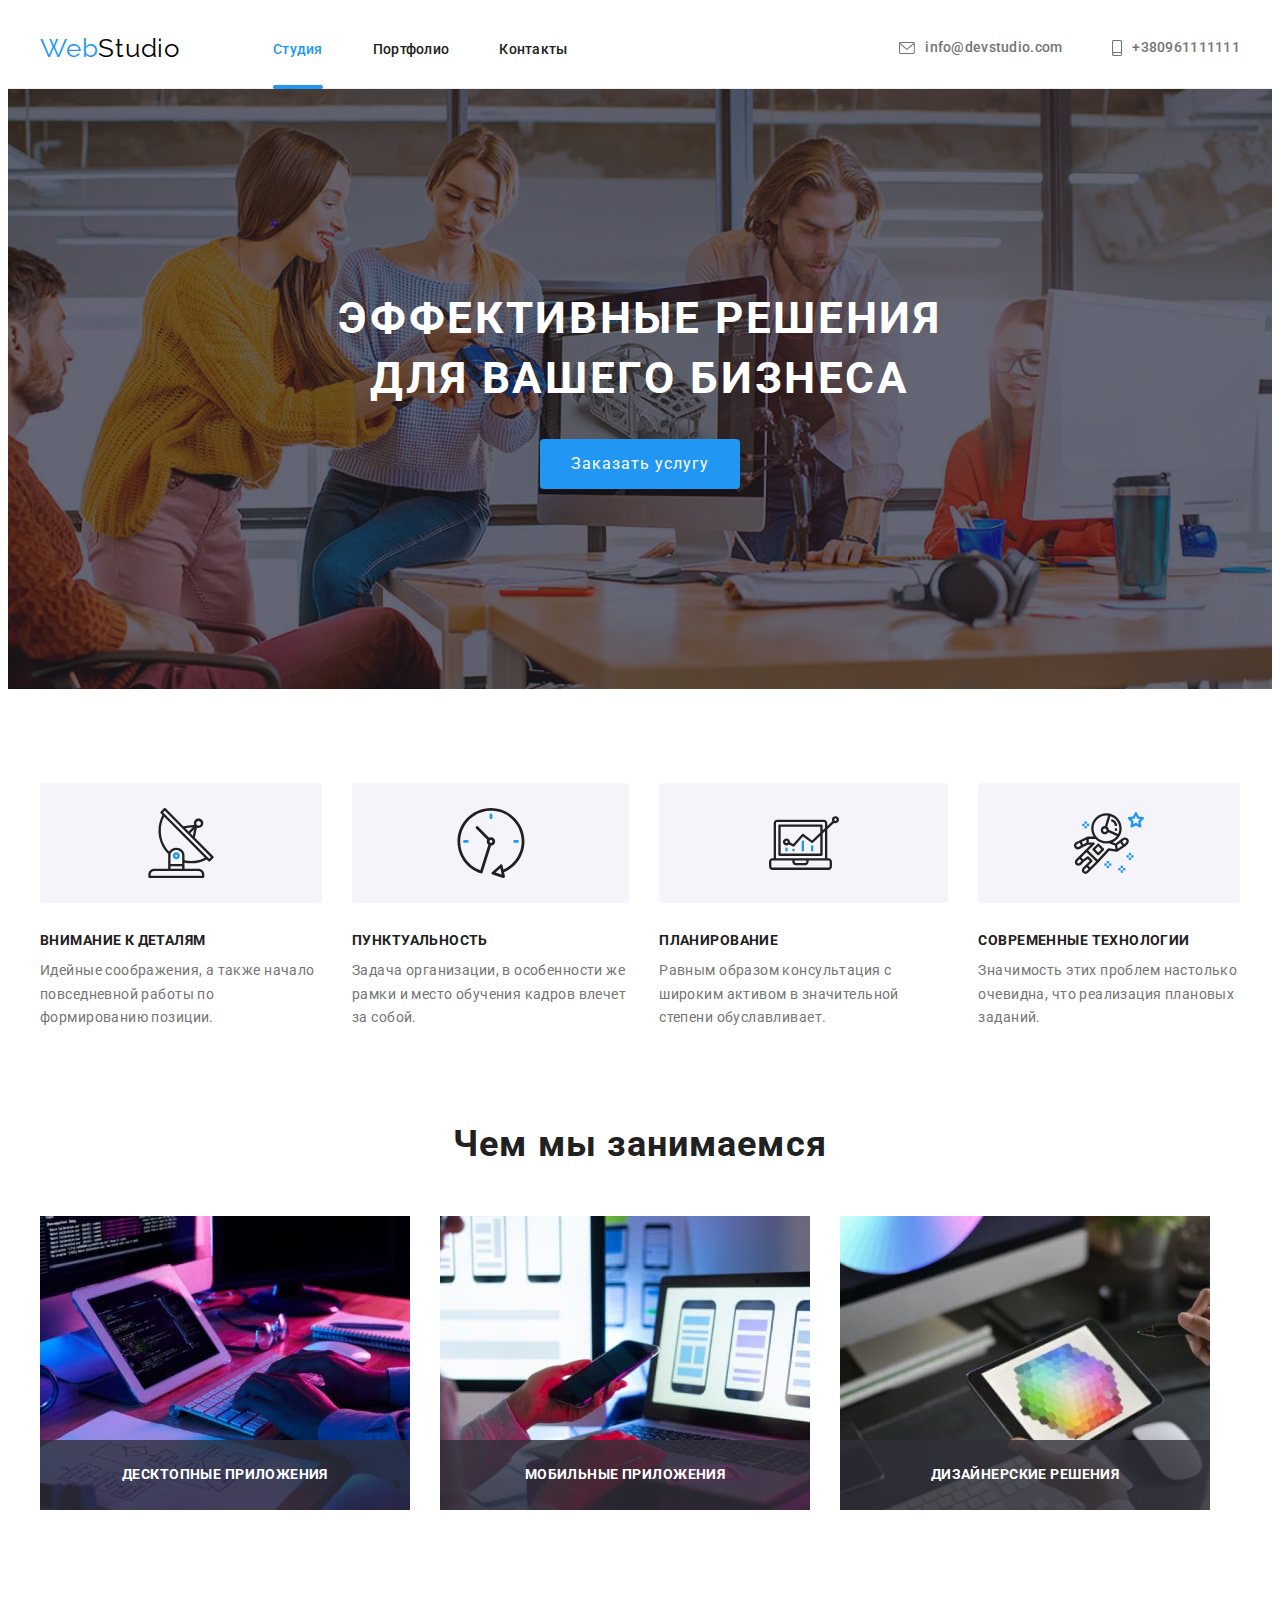
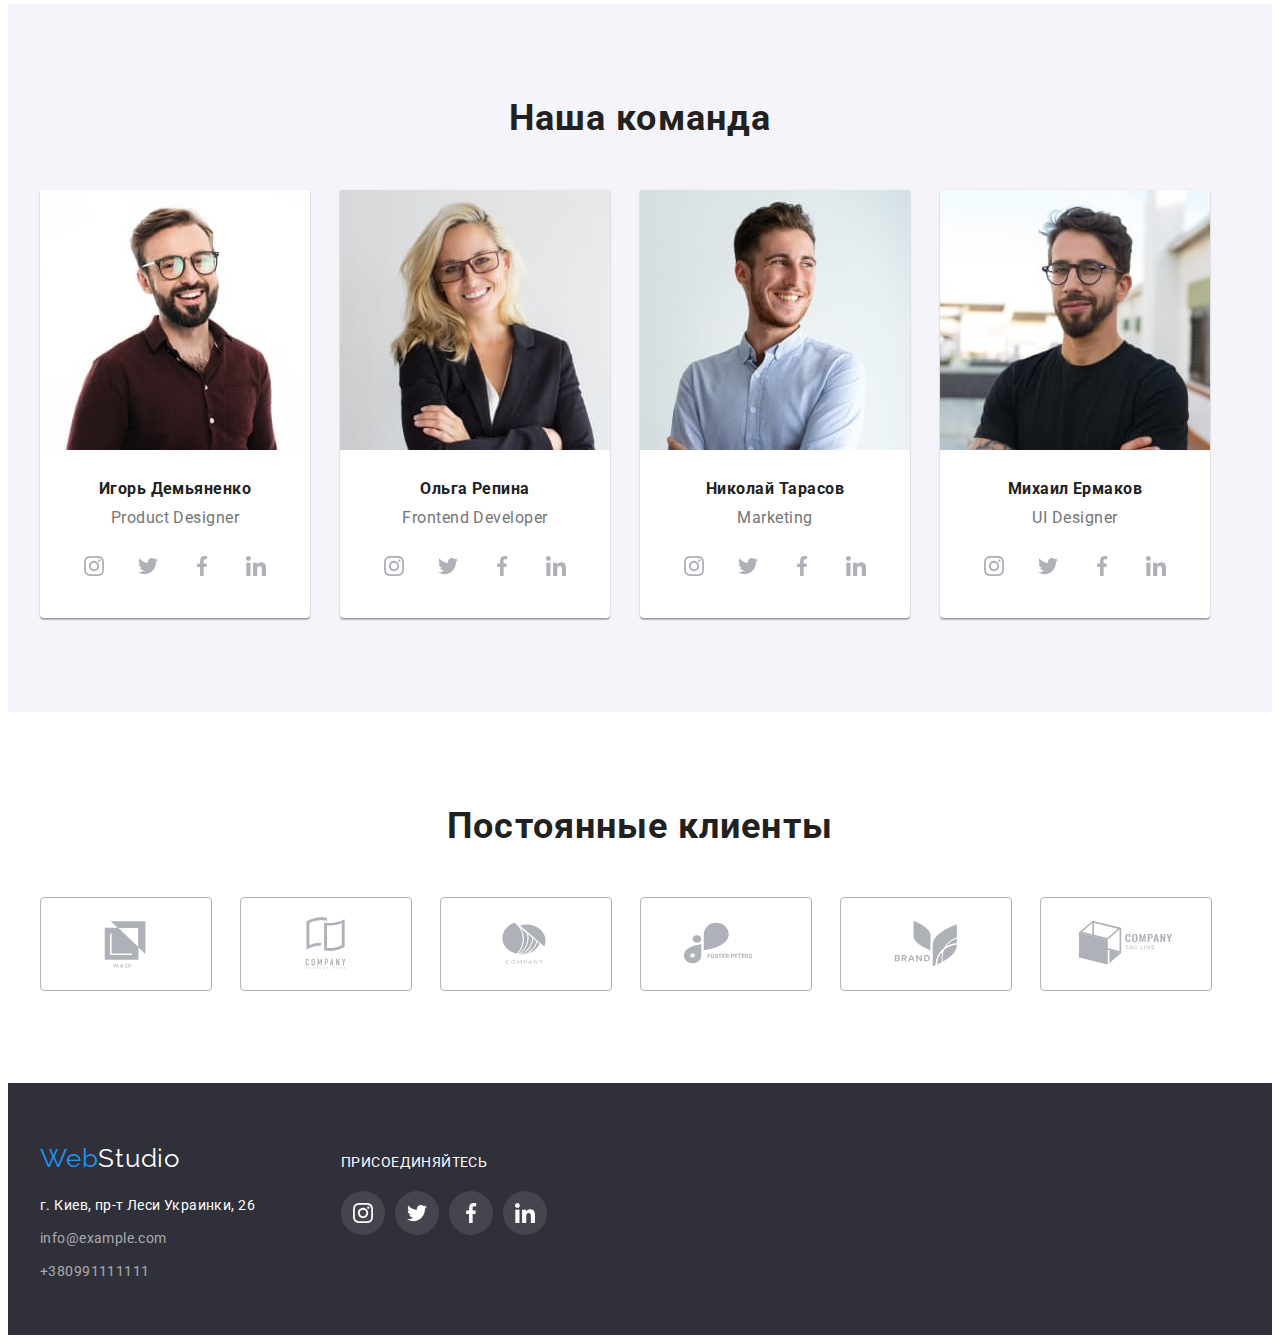
<file: index.html>
<!DOCTYPE html>
<html lang="ru">

<head>
    <meta charset="UTF-8">
    <meta http-equiv="X-UA-Compatible" content="IE=edge">
    <meta name="viewport" content="width=device-width, initial-scale=1.0">
    <title>Document</title>
    <link rel="preconnect" href="https://fonts.googleapis.com">
    <link rel="preconnect" href="https://fonts.gstatic.com" crossorigin>
    <link href="https://fonts.googleapis.com/css2?family=Raleway:wght@700&family=Roboto:wght@400;500;700;900&display=swap"
        rel="stylesheet">
        <link rel="stylesheet" href="https://cdnjs.cloudflare.com/ajax/libs/modern-normalize/1.1.0/modern-normalize.min.css"
            integrity="sha512-wpPYUAdjBVSE4KJnH1VR1HeZfpl1ub8YT/NKx4PuQ5NmX2tKuGu6U/JRp5y+Y8XG2tV+wKQpNHVUX03MfMFn9Q=="
            crossorigin="anonymous" referrerpolicy="no-referrer" />
    <link rel="stylesheet" href="./css/styles.css">
</head>

<body>
    <!--шапка-->
    <header class="header">
        <div class="container header-container">
        <nav class="navigation">
            <a href="index.html" class="link-logo"> Web<span class="logo-upper">Studio</span></a>
            <ul class="header-list">
                <li class="header-item"><a href="index.html" class="header-link current">Студия</a></li>
                <li class="header-item"><a href="portfolio.html" class="header-link">Портфолио</a></li>
                <li class="header-item"><a href="" class="header-link">Контакты</a></li>
            </ul>
        </nav>
        <ul class="connect-list">
            <li class="conect-item-mail">
                <a href="mailto:info@devstudio.com" class="mail-link"><svg class="mail-icon" width="16" height="12"><use href="./images/icons.svg#icon-envelope"></use> </svg>info@devstudio.com</a></li>
            <li class="conect-item-tel">
                <a href="tel:+380961111111" class="tel-link"><svg class="tel-icon" width="10" height="16">
                    <use href="./images/icons.svg#icon-smartphone"></use>
                </svg>+380961111111</a></li>
        </ul>
        </div>
    </header>
    <!--герой-->
    <main class="hero">
        <section class="hero-section">
            <div class="container">
            <h1 class="hero-title">Эффективные решения для вашего бизнеса</h1>
            <button type="button" class="hero-btn" data-modal-open>Заказать услугу</button>
        </section>
        <!--переваги -->
        <section class="section">
            <div class="container">
            <h2 class="visually-hidden"> Наши премиущества</h2>
            <ul class="advantages-list">
                <li class="advantages-item"><div class="avantages-icons-container"><svg class="advantages-icon" width="70" height="70">
                        <use href="./images/icons.svg#icon-antenna"></use>
                    </svg></div>
                    <h3 class="advantages-title">Внимание к деталям</h3>
                    <p class="advantages-posttitle">Идейные соображения, а также начало повседневной работы по формированию позиции.</p>
                </li>
                <li class="advantages-item"><div class="avantages-icons-container"><svg class="advantages-icon" width="70" height="70">
                        <use href="./images/icons.svg#icon-clock"></use>
                    </svg></div>
                    <h3 class="advantages-title">Пунктуальность</h3>
                    <p class="advantages-posttitle">Задача организации, в особенности же рамки и место обучения кадров влечет за собой.</p>
                </li>
                <li class="advantages-item"><div class="avantages-icons-container"><svg class="advantages-icon" width="70" height="70">
                        <use href="./images/icons.svg#icon-diagram"></use>
                    </svg></div>
                    <h3 class="advantages-title">Планирование</h3>
                    <p class="advantages-posttitle">Равным образом консультация с широким активом в значительной степени обуславливает.</p>
                </li>
                <li class="advantages-item"><div class="avantages-icons-container"><svg class="advantages-icon" width="70" height="70">
                        <use href="./images/icons.svg#icon-astronaut"></use>
                    </svg></div>
                    <h3 class="advantages-title">Современные технологии</h3>
                    <p class="advantages-posttitle">Значимость этих проблем настолько очевидна, что реализация плановых заданий.</p>
                </li>
            </ul>
            </div>
        </section>
        <!--чим-ми-займаємось-->
        <section class="what-do-section section">
            <div class="container">
            <h2 class="what-do-title">Чем мы занимаемся</h2>
            <ul class="what-do-list">
                <li class="do-img"><div class="what-do-thumb">
                    <img class="" src="./images/what-we-do-sec/img.jpg" alt="руки печатают на клавиатуре" width="370" height="294"><div class="paragraf-container"><p class="what-do-posttitle">Десктопные приложения</p></div></div>
                </li>
                <li class="do-img"><div class="what-do-thumb">
                    <img class="" src="./images/what-we-do-sec/box2.jpg"
                        alt="девушка левой рукой держит смартфон,а правой печатает на ноутбуке" width="370"
                        height="294"><div class="paragraf-container"><p class="what-do-posttitle">Мобильные приложения</p></div></div></li>
                <li class="do-img"><div class="what-do-thumb">
                    <img class="" src="./images/what-we-do-sec/img1.jpg"
                        alt="человек держит планшет в руке, на котором нарисованы соты разных цветов" width="370"
                        height="294"><div class="paragraf-container"><p class="what-do-posttitle">Дизайнерские решения</p></div></div></li>
            </ul>
            </div>
        </section>
        <!--наша-команда-->
        <section class="our-team-section section">
            <div class="container">
            <h2 class="our-team-title">Наша команда</h2>
            <ul class="our-team-list">
                <li class="our-team-item">
                    <img src="./images/our-team/img.jpg" alt="молодой мужчина в очках с бородой" width="270" height="260">
                    <div class="team-name-container">
                    <h3 class="team-item-title">Игорь Демьяненко</h3>
                    <p class="team-item-posttitle" lang="en">Product Designer</p>
                    <ul class="team-socials-list">
                        <li class="team-socials-item">
                            <a href="" class="team-socials-link"><svg class="team-socials-icon" width="20" height="20">
                            <use href="./images/icons.svg#icon-instagram"></use></svg></a>
                        </li>
                        <li class="team-socials-item">
                            <a href="" class="team-socials-link"><svg class="team-socials-icon" width="20" height="20">
                            <use href="./images/icons.svg#icon-twitter"></use></svg></a>
                        </li>
                        <li class="team-socials-item">
                            <a href="" class="team-socials-link"><svg class="team-socials-icon" width="20" height="20">
                            <use href="./images/icons.svg#icon-facebook"></use></svg></a>
                        </li>
                        <li class="team-socials-item">
                            <a href="" class="team-socials-link"><svg class="team-socials-icon" width="20" height="20">
                            <use href="./images/icons.svg#icon-linkedin"></use></svg></a>
                        </li>
                    </ul>
                    </div>
                </li>
                <li class="our-team-item">
                    <img src="./images/our-team/img1.jpg" alt="молодаяженщина в очках" width="270" height="260">
                    <div class="team-name-container">
                    <h3 class="team-item-title">Ольга Репина</h3>
                    <p class="team-item-posttitle" lang="en">Frontend Developer</p>
                    <ul class="team-socials-list">
                        <li class="team-socials-item">
                            <a href="" class="team-socials-link"><svg class="team-socials-icon" width="20" height="20">
                            <use href="./images/icons.svg#icon-instagram"></use></svg></a>
                        </li>
                        <li class="team-socials-item">
                            <a href="" class="team-socials-link"><svg class="team-socials-icon" width="20" height="20">
                            <use href="./images/icons.svg#icon-twitter"></use></svg></a>
                        </li>
                        <li class="team-socials-item">
                            <a href="" class="team-socials-link"><svg class="team-socials-icon" width="20" height="20">
                            <use href="./images/icons.svg#icon-facebook"></use></svg></a>
                        </li>
                        <li class="team-socials-item">
                            <a href="" class="team-socials-link"><svg class="team-socials-icon" width="20" height="20">
                            <use href="./images/icons.svg#icon-linkedin"></use></svg></a>
                        </li>
                    </ul>
                    </div>
                </li>
                <li class="our-team-item">
                    <img src="./images/our-team/img2.jpg" alt="улыбчивый молодой мужчина с коротко стриженой бородой"
                        width="270" height="260">
                    <div class="team-name-container">
                    <h3 class="team-item-title">Николай Тарасов</h3>
                    <p class="team-item-posttitle" lang="en">Marketing</p>
                    <ul class="team-socials-list">
                    <li class="team-socials-item">
                        <a href="" class="team-socials-link"><svg class="team-socials-icon" width="20" height="20">
                        <use href="./images/icons.svg#icon-instagram"></use></svg></a>
                    </li>
                    <li class="team-socials-item">
                        <a href="" class="team-socials-link"><svg class="team-socials-icon" width="20" height="20">
                        <use href="./images/icons.svg#icon-twitter"></use></svg></a>
                    </li>
                    <li class="team-socials-item">
                        <a href="" class="team-socials-link"><svg class="team-socials-icon" width="20" height="20">
                        <use href="./images/icons.svg#icon-facebook"></use></svg></a>
                    </li>
                    <li class="team-socials-item">
                        <a href="" class="team-socials-link"><svg class="team-socials-icon" width="20" height="20">
                        <use href="./images/icons.svg#icon-linkedin"></use></svg></a>
                    </li>
                    </ul>
                    </div>
                </li>
                <li class="our-team-item">
                    <img src="./images/our-team/img3.jpg" alt="молодой мужчина в очках с бородой" width="270" height="260">
                    <div class="team-name-container">
                    <h3 class="team-item-title">Михаил Ермаков</h3>
                    <p class="team-item-posttitle" lang="en">UI Designer</p>
                    <ul class="team-socials-list">
                        <li class="team-socials-item">
                            <a href="" class="team-socials-link"><svg class="team-socials-icon" width="20" height="20">
                            <use href="./images/icons.svg#icon-instagram"></use></svg></a>
                        </li>
                        <li class="team-socials-item">
                            <a href="" class="team-socials-link"><svg class="team-socials-icon" width="20" height="20">
                            <use href="./images/icons.svg#icon-twitter"></use></svg></a>
                        </li>
                        <li class="team-socials-item">
                            <a href="" class="team-socials-link"><svg class="team-socials-icon" width="20" height="20">
                            <use href="./images/icons.svg#icon-facebook"></use></svg></a>
                        </li>
                        <li class="team-socials-item">
                            <a href="" class="team-socials-link"><svg class="team-socials-icon" width="20" height="20">
                            <use href="./images/icons.svg#icon-linkedin"></use></svg></a>
                        </li>
                    </ul>
                    </div>
                </li>
            </ul>
            </div>
        </section>
        <section class="section">
            <div class="container">
            <h2 class="regular-customers-title">Постоянные клиенты</h2>
            <ul class="regular-customers-list">
                <li class="regular-customers-item">
                    <a href=""class="regular-customers-link"><svg class="customers-icons" width="106" height="60">
                        <use href="./images/icons.svg#icon-Logo"></use></svg></a></li>
                <li class="regular-customers-item">
                    <a href=""class="regular-customers-link"><svg class="customers-icons" width="106" height="60">
                        <use href="./images/icons.svg#icon-Logo-first"></use>
                    </svg></a></li>
                <li class="regular-customers-item">
                    <a href=""class="regular-customers-link"><svg class="customers-icons" width="106" height="60">
                        <use href="./images/icons.svg#icon-Logo-second"></use>
                    </svg></a></li>
                <li class="regular-customers-item">
                    <a href=""class="regular-customers-link"><svg class="customers-icons" width="106" height="60">
                        <use href="./images/icons.svg#icon-Logo-third"></use>
                    </svg></a></li>
                <li class="regular-customers-item">
                    <a href=""class="regular-customers-link"><svg class="customers-icons" width="106" height="60">
                        <use href="./images/icons.svg#icon-Logo-fourth"></use>
                    </svg></a></li>
                <li class="regular-customers-item">
                    <a href=""class="regular-customers-link"><svg class="customers-icons" width="106" height="60">
                        <use href="./images/icons.svg#icon-Logo-fiveth"></use>
                    </svg></a></li>
            </ul>
            </div>
        </section>
    </main>
    <!--footer-->
    <footer class="footer ">
        <div class="container footer-container">
            <div class="footer-adres-container">
        <a href="index.html" class="link-logo"> Web<span class="logo-down">Studio</span></a>
        <address class="footer-adress">
            <ul class="footer-list">
                <li class="footer-list-item"><a href="https://goo.gl/maps/oyDhFiv2QyC5TaA9A" class="footer-item-adres" target=_blank rel="noopener noreferrer nofollow">г.
                        Киев, пр-т Леси Украинки, 26</a></li>
                <li class="footer-list-item"><a href="mailto:info@example.com" class="footer-link">info@example.com</a></li>
                <li class="footer-list-item"><a href="tel:+380991111111" class="footer-link">+380991111111</a></li>
            </ul>
        </address>
        </div>
        <div class="footer-socials">
            <p class="footer-socials-title">присоединяйтесь</p>
            <ul class="footer-socials-list">
                <li class="footer-socials-item">
                    <a href="" class="footer-socials-link"><svg class="footer-socials-icon" width="20" height="20">
                            <use href="./images/icons.svg#icon-instagram"></use>
                        </svg></a>
                </li>
                <li class="footer-socials-item">
                    <a href="" class="footer-socials-link"><svg class="footer-socials-icon" width="20" height="20">
                            <use href="./images/icons.svg#icon-twitter"></use>
                        </svg></a>
                </li>
                <li class="footer-socials-item">
                    <a href="" class="footer-socials-link"><svg class="footer-socials-icon" width="20" height="20">
                            <use href="./images/icons.svg#icon-facebook"></use>
                        </svg></a>
                </li>
                <li class="footer-socials-item">
                    <a href="" class="footer-socials-link"><svg class="footer-socials-icon" width="20" height="20">
                            <use href="./images/icons.svg#icon-linkedin"></use>
                        </svg></a>
                </li>
            </ul>
        </div>
        </div>
    </footer>
    <div class="backdrop is-hidden" data-modal>
        <div class="modal">
            <button type="button" class="modal-btn" data-modal-close><svg class="modal-icon" width="11" height="11">
                <use href="./images/icons.svg#icon-Vector"></use>
            </svg></button>
        </div>
    </div>
    <script src="./modal.js"></script>
</body>

</html>
</file>
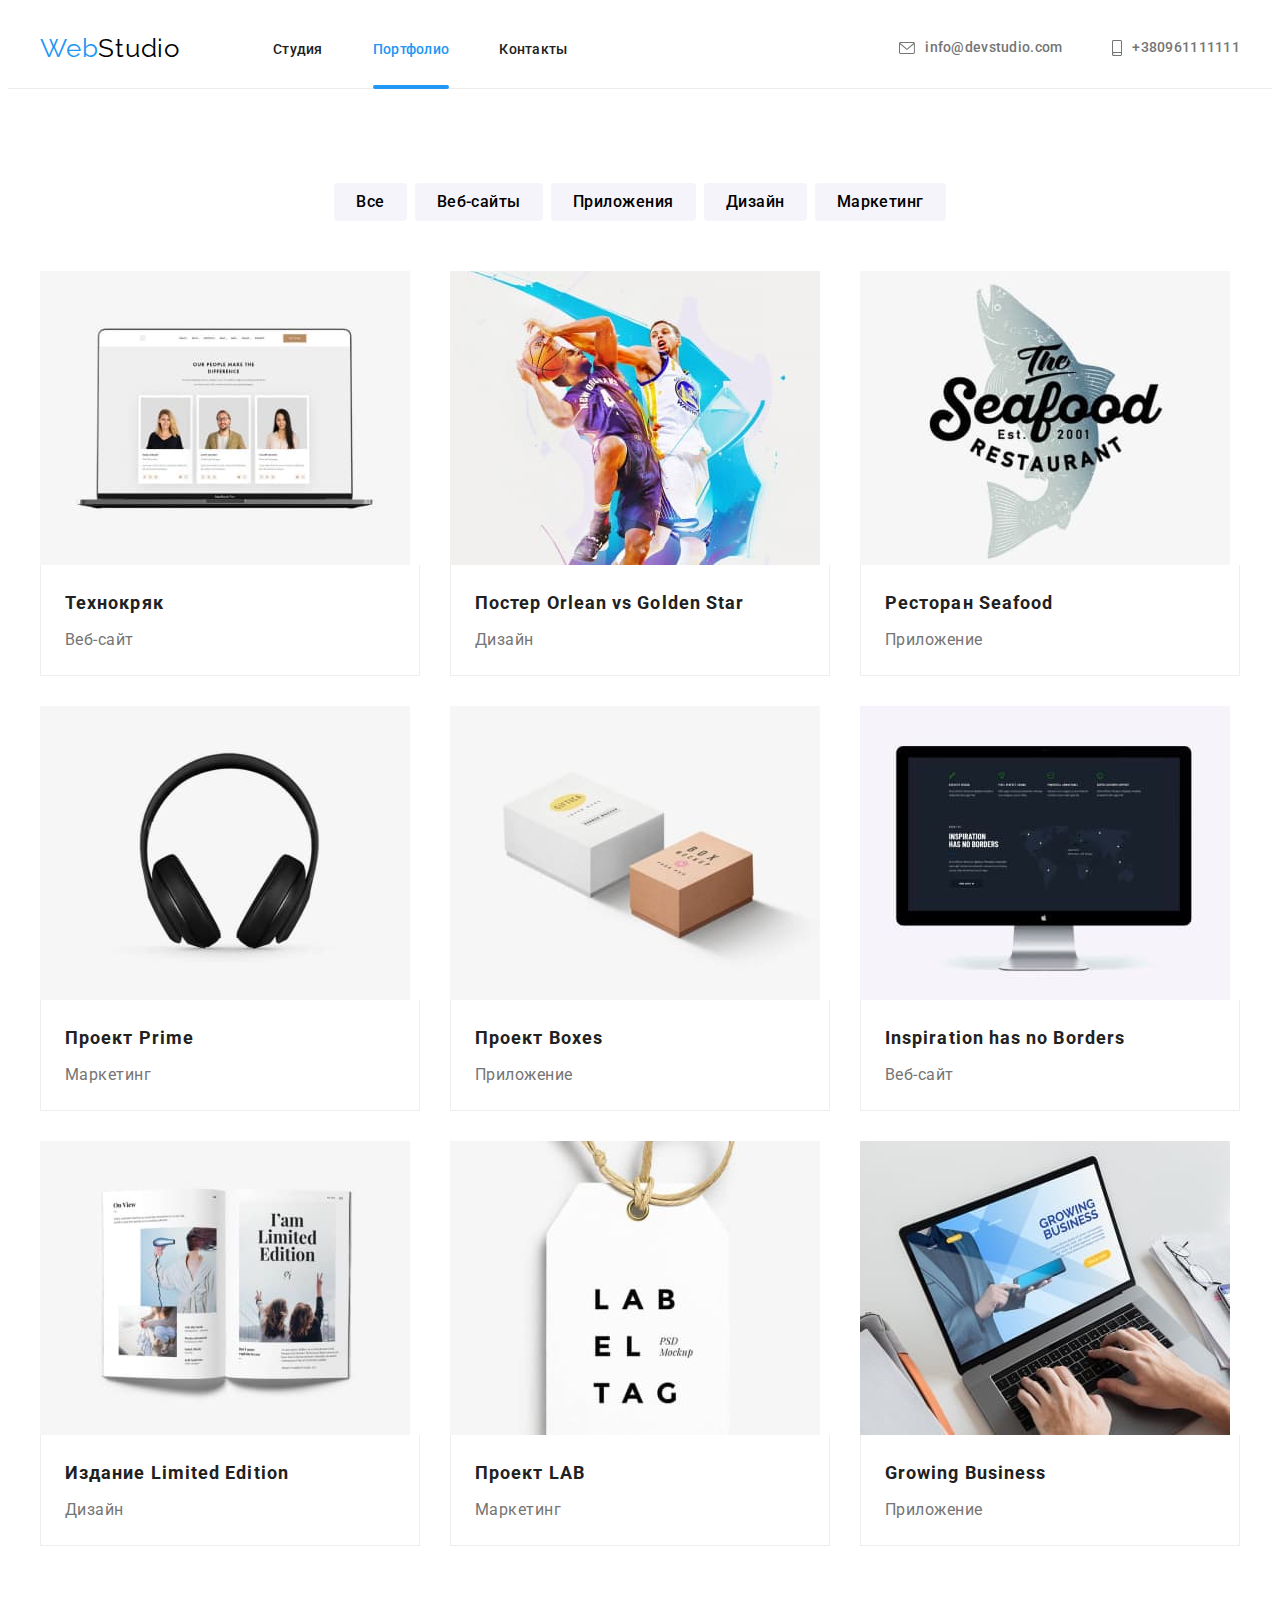
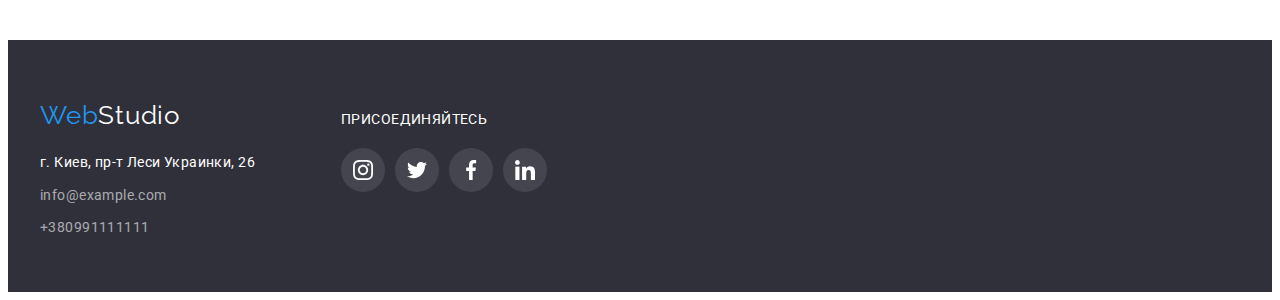
<file: portfolio.html>
<!DOCTYPE html>
<html lang="ru">
<head>
    <meta charset="UTF-8">
    <meta http-equiv="X-UA-Compatible" content="IE=edge">
    <meta name="viewport" content="width=device-width, initial-scale=1.0">
    <title>Document</title>
    <link rel="preconnect" href="https://fonts.googleapis.com">
    <link rel="preconnect" href="https://fonts.gstatic.com" crossorigin>
    <link href="https://fonts.googleapis.com/css2?family=Raleway:wght@700&family=Roboto:wght@400;500;700;900&display=swap"
        rel="stylesheet">
        <link rel="stylesheet" href="https://cdnjs.cloudflare.com/ajax/libs/modern-normalize/1.1.0/modern-normalize.min.css"
            integrity="sha512-wpPYUAdjBVSE4KJnH1VR1HeZfpl1ub8YT/NKx4PuQ5NmX2tKuGu6U/JRp5y+Y8XG2tV+wKQpNHVUX03MfMFn9Q=="
            crossorigin="anonymous" referrerpolicy="no-referrer" />
    <link rel="stylesheet" href="./css/styles.css">
</head>
<body>
    <!--шапка-->
    <header class="header">
        <div class="container header-container">
            <nav class="navigation">
                <a href="index.html" class="link-logo"> Web<span class="logo-upper">Studio</span></a>
                <ul class="header-list">
                    <li class="header-item"><a href="index.html" class="header-link">Студия</a></li>
                    <li class="header-item"><a href="portfolio.html" class="header-link current">Портфолио</a></li>
                    <li class="header-item"><a href="" class="header-link">Контакты</a></li>
                </ul>
            </nav>
            <ul class="connect-list">
                <li class="conect-item-mail">
                    <a href="mailto:info@devstudio.com" class="mail-link"><svg class="mail-icon" width="16" height="12">
                            <use href="./images/icons.svg#icon-envelope"></use>
                        </svg>info@devstudio.com</a>
                </li>
                <li class="conect-item-tel">
                    <a href="tel:+380961111111" class="tel-link"><svg class="tel-icon" width="10" height="16">
                            <use href="./images/icons.svg#icon-smartphone"></use>
                        </svg>+380961111111</a>
                </li>
            </ul>
        </div>
    </header>
    <!--hero-->
    <main class="main-portfolio">
        <section class="section">
            <div class="container">
            <h1 class="visually-hidden">our-functional</h1>
            <ul class="bottons-list">
            <li class="btns-item"><button type="button" class="btn-portfolio">Все</button></li> 
            <li class="btns-item"><button type="button" class="btn-portfolio">Веб-сайты</button></li>
            <li class="btns-item"><button type="button" class="btn-portfolio">Приложения</button></li>
            <li class="btns-item"><button type="button" class="btn-portfolio">Дизайн</button></li>
            <li class="btns-item"><button type="button" class="btn-portfolio">Маркетинг</button></li>
        </ul>
        <ul class="projects-list">
            <li class="projects-item">
                <a href="" class="projects-link">
                <div class="projects-thump">
                <img class="image" src="./images/portfolio-img/img.jpg" 
                alt="на ноутбуке открыты резюмэ сотрудников"
                width="370"
                height="294"><p class="project-description">Технокряк это современная площадка распространения коронавируса. Компании используют эту платформу для цифрового
                шпионажа и атак на защищённые сервера конкурентов.</p></div>
                <div class="title-container">
                <h2 class="projects-title">Технокряк</h2>
                <p class="projects-posttitle">Веб-сайт</p></div>
                </a>
            </li>
            <li class="projects-item">
                <a href="" class="projects-link">
                    <div class="projects-thump">
                <img class="image" src="./images/portfolio-img/img1.jpg" 
                alt="два баскетболиста в прыжке"
                width="370"
                height="294"><p class="project-description">Lorem ipsum dolor sit amet consectetur, adipisicing elit. Magnam quas modi fugiat voluptate doloremque voluptatibus possimus aliquam blanditiis nihil aspernatur culpa atque, velit nam ipsum quae. Deserunt officiis dolorem officia!</p>
                </div>
                <div class="title-container">
                <h2 class="projects-title">Постер <span lang="en" class="projects-title">Orlean vs Golden Star</span></h2>
                <p class="projects-posttitle">Дизайн</p></div>
                </a>
            </li>
            <li class="projects-item">
                <a href="" class="projects-link">
                    <div class="projects-thump">
                <img class="image" src="./images/portfolio-img/img2.jpg" 
                alt="логотип ресторана"
                width="370"
                height="294"><p class="project-description">Lorem ipsum dolor sit, amet consectetur adipisicing elit. Enim, mollitia provident voluptates ea esse deleniti labore perferendis repellat delectus quod maiores at laboriosam, aut odio odit ullam? Unde, atque delectus!</p>
                </div>
                <div class="title-container">
                <h2 class="projects-title">Ресторан <span lang="en" class="projects-title">Seafood</span></h2>
                <p class="projects-posttitle">Приложение</p></div>
                </a>
            </li>
            <li class="projects-item">
                <a href="" class="projects-link">
                    <div class="projects-thump">
                <img class="image" src="./images/portfolio-img/img3.jpg" 
                alt="внешние беспроводные наушники"
                width="370"
                height="294"><p class="project-description">Lorem ipsum dolor sit amet, consectetur adipisicing elit. Pariatur consequuntur, enim aliquid dolore ducimus veniam obcaecati rerum at soluta, minus officia fuga velit nisi eius quaerat labore atque quibusdam iusto.</p>
                </div>
                <div class="title-container">
                <h2 class="projects-title">Проект <span lang="en" class="projects-title">Prime</span> </h2>
                <p class="projects-posttitle">Маркетинг</p></div>
                </a>
            </li>
            <li class="projects-item">
                <a href="" class="projects-link">
                    <div class="projects-thump">
                <img class="image" src="./images/portfolio-img/img4.jpg" 
                alt="две картонные коробки, белая и коричневая"
                width="370"
                height="294"><p class="project-description">Lorem ipsum dolor sit amet, consectetur adipisicing elit. Repudiandae magnam aliquid ex voluptas in dicta deserunt minima illum, voluptatum saepe distinctio, deleniti ut libero cum, pariatur nobis fuga dolor dolorum.</p>
                </div>
                <div class="title-container">
                <h2 class="projects-title">Проект <span lang="en" class="projects-title">Boxes</span></h2>
                <p class="projects-posttitle">Приложение</p></div>
                </a>
            </li>
            <li class="projects-item">
                <a href="" class="projects-link">
                    <div class="projects-thump">
                <img class="image" src="./images/portfolio-img/img5.jpg" 
                alt="монитор, на котором карта плоской земли"
                width="370"
                height="294"><p class="project-description">Lorem ipsum dolor sit, amet consectetur adipisicing elit. Perspiciatis laudantium aliquid autem doloribus, ipsam et? Temporibus animi, sint molestias odio consequuntur minus. Recusandae, quia. Iure neque exercitationem autem quisquam laudantium!</p>
                </div>
                <div class="title-container">
                <h2 class="projects-title" lang="en"> Inspiration has no Borders</h2>
                <p class="projects-posttitle">Веб-сайт</p></div>
                </a>
            </li>
            <li class="projects-item">
                <a href="" class="projects-link">
                    <div class="projects-thump">
                <img class="image" src="./images/portfolio-img/img6.jpg" 
                alt="открытая книга"
                width="370"
                height="294"><p class="project-description">Lorem ipsum dolor sit amet consectetur adipisicing elit. Quibusdam fuga in nihil molestiae praesentium vel maiores labore velit dolores repudiandae cumque eos cum, deserunt aliquid, quia perspiciatis. Beatae, iste veritatis!</p>
                </div>
                <div class="title-container">
                <h2 class="projects-title">Издание <span class="projects-title" lang="en">Limited Edition</span> </h2>
                <p class="projects-posttitle">Дизайн</p></div>
                </a>
            </li>
            <li class="projects-item">
                <a href="" class="projects-link">
                    <div class="projects-thump">
                <img class="image" src="./images/portfolio-img/img7.jpg" 
                alt="ярлык с натписью"
                width="370"
                height="294"><p class="project-description">Lorem ipsum dolor sit amet consectetur adipisicing elit. Nostrum id voluptas sunt fugit! Non, praesentium atque porro facere vitae accusamus ut. Delectus quo nulla deleniti veritatis tempora, earum aliquam dolore.</p>
                </div>
                <div class="title-container">
                <h2 class="projects-title"> Проект <span lang="en" class="projects-title">LAB</span> </h2>
                <p class="projects-posttitle">Маркетинг</p></div>
                </a>
            </li>
            <li class="projects-item">
                <a href="" class="projects-link">
                    <div class="projects-thump">
                <img class="image" src="./images/portfolio-img/img8.jpg" 
                alt="руки печатают на ноутбуке"
                width="370"
                height="294"><p class="project-description">Lorem ipsum dolor sit amet consectetur, adipisicing elit. Dolor quae vero dolore, at quam, mollitia illo consequatur, adipisci placeat ducimus molestiae distinctio obcaecati magni. Debitis officia minima doloribus corrupti atque!</p></div>
                <div class="title-container">
                <h2 class="projects-title" lang="en"> Growing Business</h2>
                <p class="projects-posttitle">Приложение</p></div>
                </a>
            </li>
        </ul>
        </div>
        </section>
    </main>
    <!--footer-->
    <footer class="footer ">
        <div class="container footer-container">
            <div class="footer-adres-container">
                <a href="index.html" class="link-logo"> Web<span class="logo-down">Studio</span></a>
                <address class="footer-adress">
                    <ul class="footer-list">
                        <li class="footer-list-item"><a href="https://goo.gl/maps/oyDhFiv2QyC5TaA9A"
                                class="footer-item-adres" target=_blank rel="noopener noreferrer nofollow">г.
                                Киев, пр-т Леси Украинки, 26</a></li>
                        <li class="footer-list-item"><a href="mailto:info@example.com"
                                class="footer-link">info@example.com</a></li>
                        <li class="footer-list-item"><a href="tel:+380991111111" class="footer-link">+380991111111</a></li>
                    </ul>
                </address>
            </div>
            <div class="footer-socials">
                <p class="footer-socials-title">присоединяйтесь</p>
                <ul class="footer-socials-list">
                    <li class="footer-socials-item">
                        <a href="" class="footer-socials-link"><svg class="footer-socials-icon" width="20" height="20">
                                <use href="./images/icons.svg#icon-instagram"></use>
                            </svg></a>
                    </li>
                    <li class="footer-socials-item">
                        <a href="" class="footer-socials-link"><svg class="footer-socials-icon" width="20" height="20">
                                <use href="./images/icons.svg#icon-twitter"></use>
                            </svg></a>
                    </li>
                    <li class="footer-socials-item">
                        <a href="" class="footer-socials-link"><svg class="footer-socials-icon" width="20" height="20">
                                <use href="./images/icons.svg#icon-facebook"></use>
                            </svg></a>
                    </li>
                    <li class="footer-socials-item">
                        <a href="" class="footer-socials-link"><svg class="footer-socials-icon" width="20" height="20">
                                <use href="./images/icons.svg#icon-linkedin"></use>
                            </svg></a>
                    </li>
                </ul>
            </div>
        </div>
    </footer>
</body>
</html>
</file>
<file: css/styles.css>
:root {
  --primary-text-color: #757575;
  --header-links-title-text-color: #212121;
  --accent-color: #2196f3;
  --background-color: #2f303a;
  --hero-text-color: #ffffff;
  --shadow-color: rgba(0, 0, 0, 0.15);
  --hover-btn-color: #188ce8;
  --footer-item-adres-color: rgba(255, 255, 255, 0.6);
  --box-shadow-color: 0px 4px 4px rgba(0, 0, 0, 0.15);
  --icons-background-color: #f5f4fa;
  --icons-socisls-color: #afb1b8;
  --border-cards-color: #eeeeee;
}
img {
  display: block;
}
p,
h1,
h2,
h3,
h4,
h5,
h6 {
  margin: 0;
}
ul {
  margin: 0;
  padding: 0;
}
/*--style logo--*/
.link-logo {
  color: #2196f3;
  text-decoration: none;
  font-family: "Raleway";
  font-size: 26px;
  line-height: 1.19;
  letter-spacing: 0.03em;
}
.logo-upper {
  color: #000000;
}

.logo-down {
  color: #ffffff;
}
/*--del-points*/
ul {
  list-style: none;
}
/*--base-body-colors-font--*/
body {
  font-family: "Roboto", sans-serif;
  background: var(--hero-text-color);
  color: var(--primary-text-color);
}
.container {
  width: 1200px;
  padding-left: 15px;
  padding-right: 15px;
  margin: 0 auto;
}
.section {
  padding-top: 94px;
  padding-bottom: 94px;
}

/*--style index*/

/*--header--*/
.header {
  border-bottom: 1px solid #ececec;
  /* position: absolute;
  width: 100%;
  top: 0;
  left: 0; */
}
.header-container {
  display: flex;
}
.navigation {
  align-items: center;
  display: flex;
}
.header-list {
  margin-left: 93px;
  display: flex;
}
.header-item + .header-item {
  margin-left: 50px;
}
.header-link {
  padding-top: 32px;
  padding-bottom: 32px;
  text-decoration: none;
  font-weight: 500;
  font-size: 14px;
  line-height: 1.14;
  letter-spacing: 0.02em;
  color: var(--header-links-title-text-color);
  transition: color 250ms;
  transition-timing-function: cubic-bezier(0.4, 0, 0.2, 1);
}
.connect-list {
  align-items: center;
  display: flex;
  margin-left: auto;
}
.conect-item-mail {
  margin-right: 50px;
}

.mail-link,
.tel-link {
  align-items: center;
  display: flex;
  padding-top: 32px;
  padding-bottom: 32px;
  font-weight: 500;
  text-decoration: none;
  font-size: 14px;
  line-height: 1.14;
  letter-spacing: 0.02em;
  color: var(--primary-text-color);
  transition: color 250ms;
  transition-timing-function: cubic-bezier(0.4, 0, 0.2, 1);
}
.mail-icon {
  margin-right: 10px;
  justify-content: center;
  align-items: center;
  fill: currentColor;
}
.tel-icon {
  margin-right: 10px;
  align-items: center;
  fill: currentColor;
}
.tel-link:hover,
.tel-link:focus,
.tel-link:active,
.mail-link:hover,
.mail-link:focus,
.mail-link:active,
.header-link:hover,
.header-link:focus,
.header-link:active,
.connect-list:hover,
.connect-list:focus,
.connect-list:active {
  color: var(--accent-color);
}
.current {
  position: relative;
  color: var(--accent-color);
}
.current::after {
  content: "";
  width: 100%;
  height: 4px;
  color: var(--accent-color);
  position: absolute;
  background-color: var(--accent-color);
  left: 0;
  bottom: 0;
  border-radius: 2px;
}

/*--hero--*/
.hero-section {
  max-width: 1600px;
  padding-top: 200px;
  padding-bottom: 200px;
  margin: 0 auto;
  text-align: center;
  background-color: var(--background-color);
  color: var(--hero-text-color);
  background-image: linear-gradient(
      rgba(47, 48, 58, 0.4),
      rgba(47, 48, 58, 0.4)
    ),
    url(../images/background-Img.png);
  background-repeat: no-repeat;
  background-position: center;
  background-size: cover;
}
.hero-title {
  width: 696px;
  margin-left: auto;
  margin-right: auto;
  margin-bottom: 30px;
  font-size: 44px;
  line-height: 1.36;
  letter-spacing: 0.06em;
  text-transform: uppercase;
}
.hero-btn {
  min-width: 200px;
  height: 50px;
  font-family: inherit;
  margin: 0 auto;
  cursor: pointer;
  font-size: 16px;
  line-height: 1.87;
  align-items: center;
  text-align: center;
  letter-spacing: 0.06em;
  color: var(--hero-text-color);
  background: var(--accent-color);
  box-shadow: var(--box-shadow-color);
  border-radius: 4px;
  transition: color 250ms cubic-bezier(0.4, 0, 0.2, 1),
    background-color 250ms cubic-bezier(0.4, 0, 0.2, 1);
  border: transparent;
}
.hero-btn:hover,
.hero-btn:focus,
.hero-btn:active {
  color: var(--hero-text-color);
}

/*--advantages*/
.visually-hidden {
  position: absolute;
  white-space: nowrap;
  width: 1px;
  height: 1px;
  overflow: hidden;
  border: 0;
  padding: 0;
  clip: rect(0 0 0 0);
  clip-path: inset(50%);
  margin: -1px;
}
.advantages-icons-list {
  display: flex;
  justify-content: center;
}

.advantages-list {
  display: flex;
}
.advantages-item-icon {
  width: 270px;
  height: 120px;
  margin-left: auto;
  margin-right: auto;
  background-color: var(--icons-background-color);
}
.avantages-icons-container {
  display: flex;
  justify-content: center;
  align-items: center;
  background-color: var(--icons-background-color);
  border-radius: 4px;
  height: 120px;
}
.advantages-item-icon:not(:first-child) {
  width: calc(100% / 4 - 30px);
  margin-left: 30px;
}
.advantages-item + .advantages-item {
  margin-left: 30px;
}

.advantages-title {
  margin-top: 30px;
  margin-bottom: 10px;
  font-size: 14px;
  line-height: 1.14;
  letter-spacing: 0.03em;
  text-transform: uppercase;
  color: var(--header-links-title-text-color);
}
.advantages-posttitle {
  font-size: 14px;
  line-height: 1.71;
  letter-spacing: 0.03em;
  color: var(--primary-text-color);
}
/*--what-we-do-section--*/
.what-do-section {
  padding-top: 0;
}
.what-do-title {
  margin-bottom: 50px;
  font-size: 36px;
  line-height: 1.16;
  text-align: center;
  letter-spacing: 0.03em;
  color: var(--header-links-title-text-color);
}
.what-do-list {
  display: flex;
}
.what-do-thumb {
  position: relative;
}
.paragraf-container {
  bottom: 0;
  left: 0;
  display: flex;
  align-items: center;
  justify-content: center;
  width: 100%;
  height: 70px;
  position: absolute;
  background: rgba(47, 48, 58, 0.8);
}
.do-img + .do-img {
  margin-left: 30px;
}

.what-do-posttitle {
  font-size: 14px;
  line-height: 1.14;
  font-weight: 700;
  letter-spacing: 0.03em;
  text-transform: uppercase;
  color: var(--hero-text-color);
}
/*--our-team-section--*/
.our-team-section {
  background-color: var(--icons-background-color);
}
.our-team-title {
  margin-bottom: 50px;
  font-size: 36px;
  line-height: 1.16;
  text-align: center;
  letter-spacing: 0.03em;
  color: var(--header-links-title-text-color);
}
.our-team-list {
  display: flex;
}
.our-team-item:not(:last-child) {
  margin-right: 30px;
}
.our-team-item {
  background: var(--hero-text-color);

  box-shadow: 0px 1px 3px rgba(0, 0, 0, 0.12), 0px 1px 1px rgba(0, 0, 0, 0.14),
    0px 2px 1px rgba(0, 0, 0, 0.2);
  border-radius: 0px 0px 4px 4px;
}
.team-name-container {
  padding-top: 30px;
  padding-bottom: 30px;
}
.team-item-title {
  font-size: 16px;
  line-height: 1.18;
  text-align: center;
  letter-spacing: 0.03em;
  color: var(--header-links-title-text-color);
}
.team-item-posttitle {
  margin-top: 10px;
  font-size: 16px;
  line-height: 1.18;
  text-align: center;
  letter-spacing: 0.03em;
  color: var(--primary-text-color);
}

.team-socials-list {
  margin-top: 16px;
  display: flex;
  justify-content: center;
}

.team-socials-link {
  width: 44px;
  height: 44px;
  border-radius: 50%;
  display: flex;
  align-items: center;
  justify-content: center;
  transition: color 250ms cubic-bezier(0.4, 0, 0.2, 1),
    background-color 250ms cubic-bezier(0.4, 0, 0.2, 1);
}
.team-socials-link:hover,
.team-socials-link:focus,
.team-socials-link:active {
  background-color: var(--accent-color);
}
.team-socials-icon {
  fill: var(--icons-socisls-color);
  transition: fill 250ms;
  transition-timing-function: cubic-bezier(0.4, 0, 0.2, 1);
}
.team-socials-link:hover .team-socials-icon {
  fill: var(--hero-text-color);
}
.team-socials-link:focus .team-socials-icon {
  fill: var(--hero-text-color);
}
.team-socials-link:active .team-socials-icon {
  fill: var(--hero-text-color);
}

.team-socials-item + .team-socials-item {
  margin-left: 10px;
}
/* regular-customers-section*/

.regular-customers-title {
  font-size: 36px;
  line-height: 1.16;
  text-align: center;
  letter-spacing: 0.03em;
  color: var(--header-links-title-text-color);
}
.regular-customers-list {
  margin-top: 50px;
  display: flex;
}
.regular-customers-item {
  width: 170px;
  height: 92px;
}
.regular-customers-item + .regular-customers-item {
  margin-left: 30px;
}
.regular-customers-link {
  border: 1px solid var(--icons-socisls-color);
  border-radius: 4px;
  justify-content: center;
  align-items: center;
  display: flex;
  fill: var(--icons-socisls-color);
  width: 100%;
  height: 100%;
  transition: color 250ms cubic-bezier(0.4, 0, 0.2, 1),
    background-color 250ms cubic-bezier(0.4, 0, 0.2, 1);
}
.customers-icons {
  fill: var(--icons-socisls-color);
  transition: fill 250ms;
  transition-timing-function: cubic-bezier(0.4, 0, 0.2, 1);
}
.regular-customers-link:hover,
.regular-customers-link:focus,
.regular-customers-link:active {
  border-color: var(--accent-color);
}
.regular-customers-link:hover .customers-icons,
.regular-customers-link:focus .customers-icons,
.regular-customers-link:active .customers-icons {
  fill: var(--accent-color);
}

/*--footer--*/
.footer {
  padding-top: 60px;
  padding-bottom: 60px;
  max-width: 1600px;
  margin: 0 auto;
  background-color: var(--background-color);
}
.footer-container {
  display: flex;
  align-items: baseline;
}
.footer-adres-container {
  margin-right: 70px;
}
.footer-adress {
  width: 231px;
  height: 81px;
  margin-top: 20px;
}
.footer-item-adres {
  text-decoration: none;
  font-style: normal;
  font-weight: normal;
  font-size: 14px;
  line-height: 1.71;
  letter-spacing: 0.03em;
  color: var(--hero-text-color);
  transition: color 250ms;
  transition-timing-function: cubic-bezier(0.4, 0, 0.2, 1);
}

.footer-link {
  text-decoration: none;
  font-style: normal;
  font-weight: normal;
  font-size: 14px;
  line-height: 1.71;
  letter-spacing: 0.03em;
  color: var(--footer-item-adres-color);
  transition: color 250ms;
  transition-timing-function: cubic-bezier(0.4, 0, 0.2, 1);
}
.footer-list-item + .footer-list-item {
  margin-top: 9px;
}
.footer-item-adres:focus,
.footer-item-adres:hover,
.footer-item-adres:active,
.footer-link:hover,
.footer-link:focus,
.footer-link:active {
  color: var(--hero-text-color);
}
.footer-socials-title {
  margin-bottom: 20px;
  font-size: 14px;
  line-height: 1.14;
  letter-spacing: 0.03em;
  text-transform: uppercase;
  color: var(--hero-text-color);
}

.footer-socials-list {
  display: flex;
  align-items: center;
  justify-content: center;
}
.footer-socials-item {
  display: inline-flex;
  align-items: center;
  justify-content: center;
  background-color: rgba(255, 255, 255, 0.1);
  width: 44px;
  height: 44px;
  border-radius: 50%;
}
.footer-socials-item:not(:last-child) {
  margin-right: 10px;
}
.footer-socials-link {
  width: 100%;
  height: 100%;
  border-radius: 50%;
  display: flex;
  align-items: center;
  justify-content: center;
  color: var(--hero-text-color);
  transition: color 250ms cubic-bezier(0.4, 0, 0.2, 1),
    background-color 250ms cubic-bezier(0.4, 0, 0.2, 1);
}
.footer-socials-link:hover,
.footer-socials-link:focus,
.footer-socials-link:active {
  background-color: var(--accent-color);
}
.footer-socials-icon {
  fill: currentColor;
}
/*--portfolio--*/

/*--header-done-on-index.html--*/

/*--hero--*/
.bottons-list {
  display: flex;
  justify-content: center;
  margin-bottom: 50px;
}

.btns-item + .btns-item {
  margin-left: 8px;
}
.btn-portfolio {
  background-color: var(--icons-background-color);
  padding: 6px 22px 6px 22px;
  border: none;
  margin: 0 auto;
  font-family: inherit;
  cursor: pointer;
  font-weight: 500;
  font-size: 16px;
  line-height: 1.62;
  text-align: center;
  letter-spacing: 0.03em;
  border-radius: 4px;
  transition: color 250ms cubic-bezier(0.4, 0, 0.2, 1),
    background-color 250ms cubic-bezier(0.4, 0, 0.2, 1),
    box-shadow 250ms cubic-bezier(0.4, 0, 0.2, 1);
}
.btn-portfolio :last-child {
  margin-right: 0;
}
.btn-portfolio:hover,
.btn-portfolio:focus,
.btn-portfolio:active {
  color: var(--hero-text-color);
  background: var(--accent-color);
  box-shadow: 0px 3px 1px rgba(0, 0, 0, 0.1), 0px 1px 2px rgba(0, 0, 0, 0.08),
    0px 2px 2px rgba(0, 0, 0, 0.12);
  border-radius: 4px;
}
.projects-list {
  display: flex;
  margin-left: -30px;
  margin-top: -30px;
  flex-wrap: wrap;
}
.projects-item {
  margin-top: 30px;
  margin-left: 30px;
  flex-basis: calc(100% / 3 - 30px);
  transition: color 250ms;
}
.projects-link:hover,
.projects-link:focus {
  box-shadow: 0px 1px 1px rgba(0, 0, 0, 0.12), 0px 4px 4px rgba(0, 0, 0, 0.06),
    1px 4px 6px rgba(0, 0, 0, 0.16);
}
.image {
  display: block;
  max-width: 100%;
  height: auto;
}
.projects-thump {
  position: relative;
  overflow: hidden;
}
.projects-link:hover .project-description,
.projects-link:focus .project-description {
  transform: translateY(0);
}
.project-description {
  top: 0;
  left: 0;
  width: 100%;
  height: 100%;
  padding: 63px 24px 63px 24px;
  position: absolute;
  background: rgba(33, 150, 243, 0.9);
  font-size: 18px;
  line-height: 1.56;
  letter-spacing: 0.03em;
  color: var(--hero-text-color);
  transform: translateY(100%);
  transition: transform 250ms;
  transition-timing-function: cubic-bezier(0.4, 0, 0.2, 1);
}
.title-container {
  padding: 20px 24px 20px 24px;
  border-right: 1px solid var(--border-cards-color);
  border-bottom: 1px solid var(--border-cards-color);
  border-left: 1px solid var(--border-cards-color);
}
.projects-link {
  display: block;
  text-decoration: none;
  transition: box-shadow 250ms cubic-bezier(0.4, 0, 0.2, 1);
}
.projects-title {
  margin-bottom: 4px;
  font-size: 18px;
  line-height: 2;
  letter-spacing: 0.06em;
  color: var(--header-links-title-text-color);
}
.projects-posttitle {
  font-size: 16px;
  line-height: 1.87;
  letter-spacing: 0.03em;
  color: var(--primary-text-color);
}
/*--footer-done-on-index.html--*/

/*--backdrop--*/
.backdrop {
  width: 100vw;
  height: 100vh;
  background-color: rgba(0, 0, 0, 0.2);
  position: fixed;
  top: 0;
  transition: opacity 250ms, visibility 250ms;
}
.backdrop.is-hidden .modal {
  transform: rotate(250deg) scale(0.5);
}
.modal {
  width: 528px;
  min-height: 581px;
  background-color: var(--hero-text-color);
  border-radius: 4px;
  position: absolute;
  top: 50%;
  left: 50%;
  transform: translate(-50%, -50%) rotate(0) scale(1);
  transition: transform 500ms;
}
.modal-btn {
  position: absolute;
  top: 8px;
  cursor: pointer;
  right: 8px;
  display: flex;
  padding: 0;
  width: 30px;
  height: 30px;
  border-radius: 50%;
  background: #ffffff;
  border: 1px solid rgba(0, 0, 0, 0.1);
  justify-content: center;
  align-items: center;
}
.modal-icon {
  background: #ffffff;
}
.is-hidden {
  opacity: 0;
  pointer-events: none;
  visibility: hidden;
}
</file>
